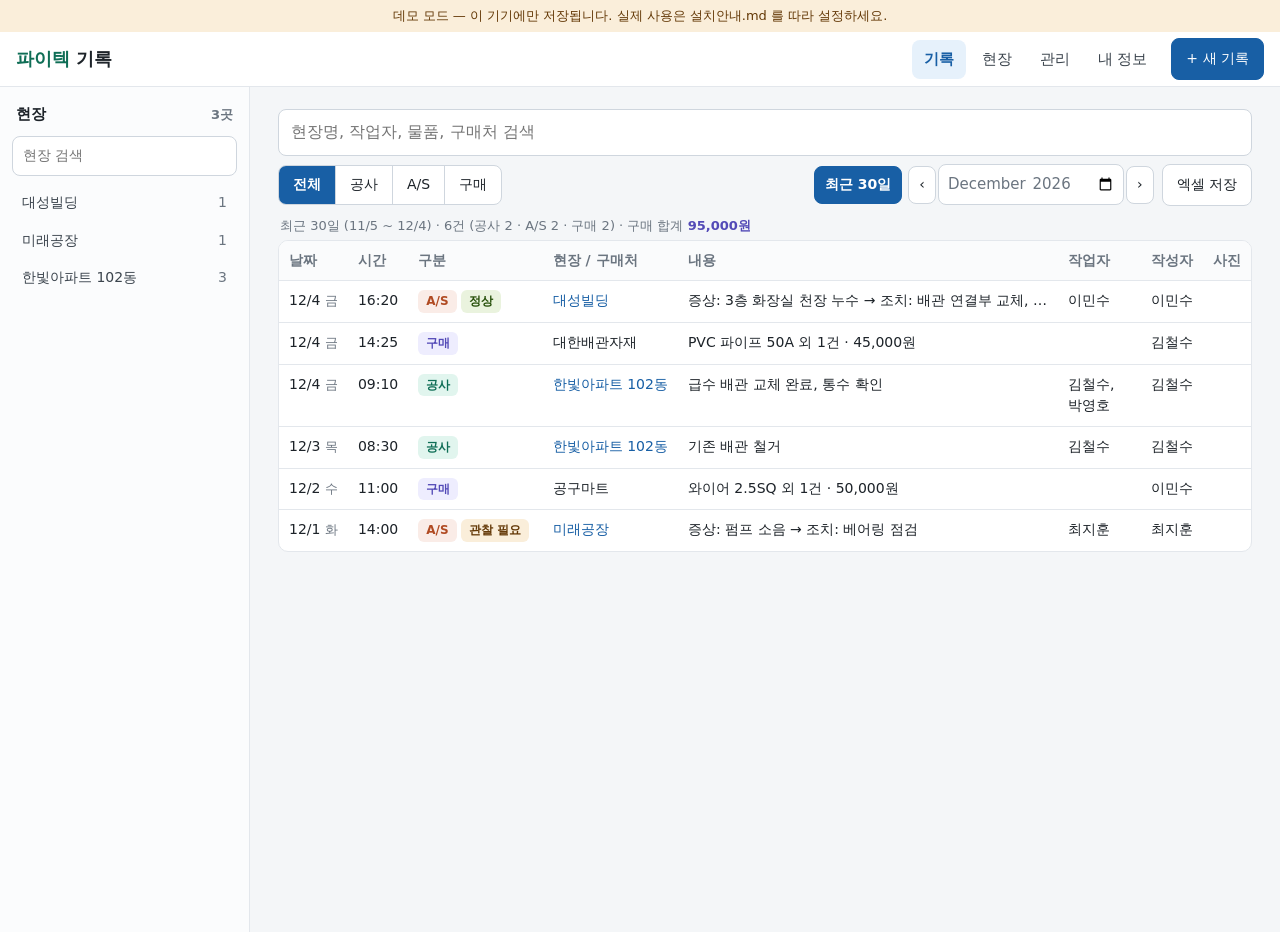
<file: index.html>
<!doctype html>
<html lang="ko">
<head>
<meta charset="utf-8">
<meta name="viewport" content="width=device-width, initial-scale=1, viewport-fit=cover">
<title>파이텍 앱</title>
<meta name="theme-color" content="#ffffff">
<meta name="robots" content="noindex, nofollow">
<link rel="manifest" href="manifest.webmanifest">
<link rel="icon" href="icon.svg" type="image/svg+xml">
<link rel="apple-touch-icon" href="icon.svg">
<meta name="apple-mobile-web-app-capable" content="yes">
<meta name="apple-mobile-web-app-title" content="파이텍 앱">
<link rel="stylesheet" href="style.css?v=6">
</head>
<body>
<div id="demoBar" class="demo-bar" hidden>데모 모드 — 이 기기에만 저장됩니다. 실제 사용은 설치안내.md 를 따라 설정하세요.</div>

<header class="topbar">
  <div class="topbar-in">
    <a class="brand" href="#/"><b>파이텍</b> <span id="brandSub">기록</span></a>
    <nav class="topnav" id="topnav">
      <a href="#/" data-nav="list">기록</a>
      <a href="#/sites" data-nav="sites">현장</a>
      <a href="#/admin" data-nav="admin" data-admin hidden>관리</a>
      <a href="#/me" data-nav="me" id="meLink">내 정보</a>
      <a href="#/new" class="btn primary" data-nav="new">+ 새 기록</a>
    </nav>
  </div>
</header>

<div class="layout">
  <aside id="side"></aside>
  <main id="main"><div class="empty">불러오는 중…</div></main>
</div>

<nav class="bottomnav" id="bottomnav">
  <a href="#/" data-nav="list"><span class="ic">
    <svg viewBox="0 0 24 24" width="22" height="22" fill="none" stroke="currentColor" stroke-width="1.8" stroke-linecap="round"><path d="M9 6h11M9 12h11M9 18h11M4 6h.01M4 12h.01M4 18h.01"/></svg></span>기록</a>
  <a href="#/sites" data-nav="sites"><span class="ic">
    <svg viewBox="0 0 24 24" width="22" height="22" fill="none" stroke="currentColor" stroke-width="1.8" stroke-linejoin="round"><path d="M4 21V5l8-3v19M12 8l8 3v10M3 21h18M7 8h2M7 12h2M7 16h2M15 14h2M15 18h2"/></svg></span>현장</a>
  <a href="#/new" data-nav="new" class="new"><span class="ic">
    <svg viewBox="0 0 24 24" width="20" height="20" fill="none" stroke="currentColor" stroke-width="2.4" stroke-linecap="round"><path d="M12 5v14M5 12h14"/></svg></span>새 기록</a>
  <a href="#/me" data-nav="me"><span class="ic">
    <svg viewBox="0 0 24 24" width="22" height="22" fill="none" stroke="currentColor" stroke-width="1.8" stroke-linecap="round"><circle cx="12" cy="8" r="4"/><path d="M4 21c1.5-4 4.5-6 8-6s6.5 2 8 6"/></svg></span>내 정보</a>
</nav>

<div id="toast" role="status" aria-live="polite"></div>

<div id="busy" class="overlay" hidden>
  <div class="box"><div class="spinner"></div><p id="busyMsg">처리 중…</p></div>
</div>

<div id="login" class="overlay" hidden>
  <div class="box">
    <div class="login-logo"><b>파이텍</b> 기록</div>
    <p id="loginMsg" class="muted"></p>
    <div id="gbtn" class="gbtn"></div>
  </div>
</div>

<div id="lightbox" class="overlay" hidden>
  <img alt="">
  <div class="lb-actions"><a id="lbOpen" class="btn" target="_blank" rel="noopener">원본 열기</a><button class="btn" id="lbClose">닫기</button></div>
</div>

<script src="config.js?v=6"></script>
<script src="app.js?v=6"></script>
</body>
</html>
</file>
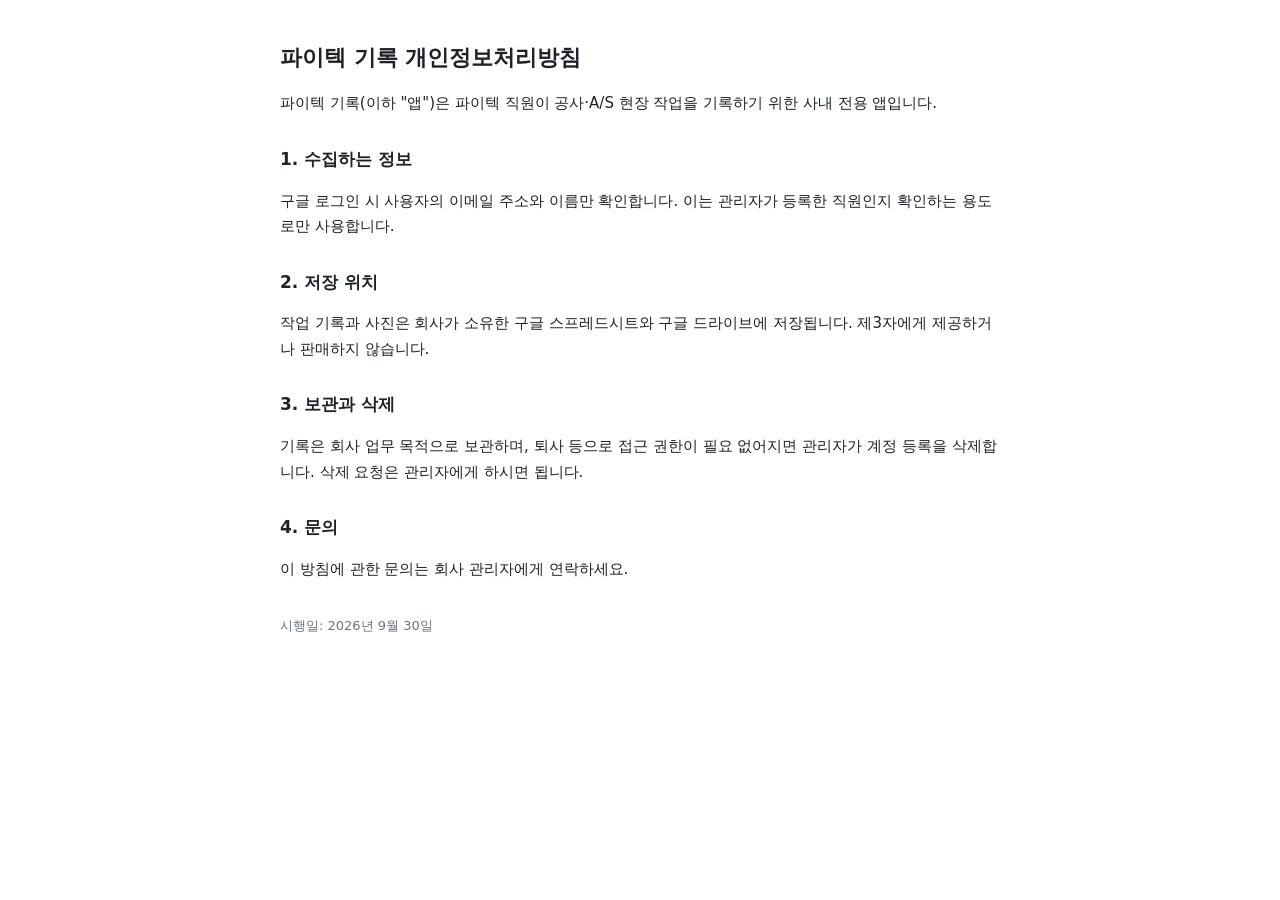
<file: privacy.html>
<!doctype html>
<html lang="ko">
<head>
<meta charset="utf-8">
<meta name="viewport" content="width=device-width, initial-scale=1">
<title>파이텍 기록 — 개인정보처리방침</title>
<style>
  body { font: 15px/1.7 system-ui, "Malgun Gothic", sans-serif; max-width: 720px; margin: 0 auto; padding: 24px 16px 48px; color: #1d2329; }
  h1 { font-size: 22px; } h2 { font-size: 17px; margin-top: 28px; }
</style>
</head>
<body>
<h1>파이텍 기록 개인정보처리방침</h1>
<p>파이텍 기록(이하 "앱")은 파이텍 직원이 공사·A/S 현장 작업을 기록하기 위한 사내 전용 앱입니다.</p>

<h2>1. 수집하는 정보</h2>
<p>구글 로그인 시 사용자의 이메일 주소와 이름만 확인합니다. 이는 관리자가 등록한 직원인지 확인하는 용도로만 사용합니다.</p>

<h2>2. 저장 위치</h2>
<p>작업 기록과 사진은 회사가 소유한 구글 스프레드시트와 구글 드라이브에 저장됩니다. 제3자에게 제공하거나 판매하지 않습니다.</p>

<h2>3. 보관과 삭제</h2>
<p>기록은 회사 업무 목적으로 보관하며, 퇴사 등으로 접근 권한이 필요 없어지면 관리자가 계정 등록을 삭제합니다. 삭제 요청은 관리자에게 하시면 됩니다.</p>

<h2>4. 문의</h2>
<p>이 방침에 관한 문의는 회사 관리자에게 연락하세요.</p>

<p style="color:#6b7580;font-size:13px;margin-top:32px">시행일: 2026년 9월 30일</p>
</body>
</html>
</file>
<file: style.css>
:root {
  --bg: #f4f6f8;
  --card: #fff;
  --line: #e3e7ec;
  --field: #cfd6de;
  --text: #1d2329;
  --text2: #3b444d;
  --muted: #6b7580;
  --accent: #185fa5;
  --accent-bg: #e6f1fb;
  --gs: #0f6e56;
  --gs-bg: #e1f5ee;
  --as: #b04a22;
  --as-bg: #faece7;
  --danger: #c0392b;
  --radius: 10px;
  --nav-h: 62px;
}
* { box-sizing: border-box; }
[hidden] { display: none !important; }
html, body { margin: 0; }
body {
  font: 15px/1.55 system-ui, -apple-system, "Apple SD Gothic Neo", "Malgun Gothic", "Noto Sans KR", sans-serif;
  background: var(--bg);
  color: var(--text);
  -webkit-text-size-adjust: 100%;
  -webkit-tap-highlight-color: transparent;
}
a { color: var(--accent); text-decoration: none; }
button, input, textarea, select { font: inherit; color: inherit; }
input, textarea, select {
  width: 100%;
  padding: 10px 12px;
  border: 1px solid var(--field);
  border-radius: 8px;
  background: #fff;
  font-size: 16px; /* iOS 확대 방지 */
}
textarea { resize: vertical; min-height: 64px; }
input:focus, textarea:focus, select:focus { outline: 3px solid var(--accent-bg); border-color: var(--accent); }
h2 { font-size: 20px; margin: 0; }
h3 { font-size: 15px; margin: 18px 0 8px; }
.muted { color: var(--muted); }
.small { font-size: 13px; }

/* ── 상단/하단 바 ── */
.demo-bar { background: #faeeda; color: #633806; text-align: center; font-size: 13px; padding: 6px 12px; }
.topbar {
  position: sticky; top: 0; z-index: 20;
  background: #fff; border-bottom: 1px solid var(--line);
  padding: env(safe-area-inset-top, 0px) 16px 0;
}
.topbar-in { display: flex; align-items: center; gap: 12px; height: 54px; max-width: 1440px; margin: 0 auto; }
.brand { font-weight: 700; font-size: 18px; color: var(--text); }
.brand b, .login-logo b { color: var(--gs); }
.topnav { display: none; gap: 4px; margin-left: auto; align-items: center; }
.topnav a:not(.btn) { padding: 8px 12px; border-radius: 8px; color: var(--text2); }
.topnav a:not(.btn):hover { background: var(--bg); }
.topnav a.on:not(.btn) { background: var(--accent-bg); color: var(--accent); font-weight: 600; }
.topnav .btn { margin-left: 8px; }

.bottomnav {
  position: fixed; left: 0; right: 0; bottom: 0; z-index: 20;
  display: flex; background: #fff; border-top: 1px solid var(--line);
  padding-bottom: env(safe-area-inset-bottom, 0px);
}
.bottomnav a {
  flex: 1; height: var(--nav-h);
  display: flex; flex-direction: column; align-items: center; justify-content: center; gap: 2px;
  font-size: 12px; color: var(--muted);
}
.bottomnav a.on { color: var(--accent); font-weight: 600; }
.bottomnav .ic { display: flex; align-items: center; justify-content: center; height: 26px; }
.bottomnav a.new { color: var(--accent); font-weight: 600; }
.bottomnav a.new .ic { background: var(--accent); color: #fff; width: 40px; height: 28px; border-radius: 14px; }

.layout { max-width: 1440px; margin: 0 auto; }
#side { display: none; }
main { padding: 14px 16px calc(var(--nav-h) + 28px + env(safe-area-inset-bottom, 0px)); min-width: 0; }

@media (min-width: 960px) {
  .topnav { display: flex; }
  .bottomnav { display: none; }
  .layout { display: grid; grid-template-columns: 250px minmax(0, 1fr); }
  #side {
    display: block; position: sticky; top: 55px; height: calc(100vh - 55px); overflow: auto;
    border-right: 1px solid var(--line); background: #fbfcfd; padding: 16px 12px;
  }
  main { padding: 22px 28px 48px; }
  .wide-hide { display: none !important; }
}
@media (max-width: 959px) { .wide-only { display: none !important; } }

/* ── 사이드 현장 목록 ── */
.side-head { display: flex; justify-content: space-between; align-items: baseline; font-weight: 700; padding: 0 4px; }
#side input { margin: 10px 0 8px; padding: 8px 10px; font-size: 14px; }
.site-list a {
  display: flex; justify-content: space-between; gap: 8px;
  padding: 8px 10px; border-radius: 8px; color: var(--text2); font-size: 14px;
}
.site-list a span:first-child { overflow: hidden; text-overflow: ellipsis; white-space: nowrap; }
.site-list a:hover { background: #eef2f6; }
.site-list a.on { background: var(--accent-bg); color: var(--accent); font-weight: 600; }

/* ── 공통 부품 ── */
.panel { background: var(--card); border: 1px solid var(--line); border-radius: var(--radius); padding: 16px; margin-bottom: 14px; }
.btn {
  display: inline-flex; align-items: center; justify-content: center; gap: 6px;
  padding: 9px 14px; border: 1px solid var(--field); border-radius: 8px; background: #fff;
  color: var(--text); cursor: pointer; white-space: nowrap; font-size: 14px;
}
.btn:hover { background: #f5f7f9; }
.btn.primary { background: var(--accent); border-color: var(--accent); color: #fff; }
.btn.primary:hover { background: #134f8a; }
.btn.danger { color: var(--danger); border-color: #f0c4c0; }
.btn.block { display: flex; width: 100%; padding: 14px; font-size: 16px; font-weight: 600; margin-top: 22px; }
.btn.sm { padding: 5px 10px; font-size: 13px; }

.tag { display: inline-block; font-size: 12px; font-weight: 700; padding: 2px 8px; border-radius: 6px; margin-right: 4px; white-space: nowrap; }
.tag.gs { background: var(--gs-bg); color: var(--gs); }
.tag.as { background: var(--as-bg); color: var(--as); }
.tag.r-0 { background: #eaf3de; color: #27500a; }
.tag.r-1 { background: #faeeda; color: #633806; }
.tag.r-2 { background: #fcebeb; color: #791f1f; }

.seg { display: inline-flex; border: 1px solid var(--field); border-radius: 8px; overflow: hidden; background: #fff; }
.seg button { border: 0; background: none; padding: 8px 14px; cursor: pointer; font-size: 14px; }
.seg button + button { border-left: 1px solid var(--field); }
.seg button.on { background: var(--accent); color: #fff; font-weight: 600; }
.seg.big { display: flex; }
.seg.big button { flex: 1; padding: 13px; font-size: 16px; font-weight: 600; color: var(--muted); }
.seg.big button[data-t="공사"].on { background: var(--gs); color: #fff; }
.seg.big button[data-t="AS"].on { background: var(--as); color: #fff; }

.chips { display: flex; flex-wrap: wrap; gap: 6px; }
.chip { border: 1px solid var(--field); background: #fff; border-radius: 999px; padding: 8px 14px; cursor: pointer; font-size: 14px; font-weight: 400; }
.chip.on { background: var(--accent-bg); border-color: var(--accent); color: var(--accent); font-weight: 600; }
.chip.add { border-style: dashed; color: var(--muted); }

.empty { text-align: center; color: var(--muted); padding: 48px 16px; }
.empty .btn { margin-top: 12px; }

/* ── 목록 ── */
.toolbar { display: flex; flex-direction: column; gap: 8px; margin-bottom: 10px; }
.toolbar .row { display: flex; gap: 8px; align-items: center; flex-wrap: wrap; }
.monthnav { display: inline-flex; align-items: center; gap: 2px; margin-left: auto; }
.monthnav input { width: auto; padding: 7px 8px; font-size: 15px; }
.monthnav .btn { padding: 7px 10px; }
.monthnav .btn.on { background: var(--accent); border-color: var(--accent); color: #fff; font-weight: 600; }
.monthnav #mRecent { margin-right: 4px; }
.monthnav input.dim { color: var(--muted); }
.sum { color: var(--muted); font-size: 13px; margin: 6px 2px 4px; }
.day { font-size: 13px; color: var(--muted); font-weight: 700; margin: 16px 2px 6px; }
.card { background: #fff; border: 1px solid var(--line); border-radius: var(--radius); padding: 12px 14px; margin-bottom: 8px; cursor: pointer; }
.card:active { background: #f7f9fb; }
.card-top { display: flex; align-items: center; gap: 4px; margin-bottom: 4px; }
.card-top .time { margin-left: auto; color: var(--muted); font-size: 13px; white-space: nowrap; }
.card-top .author { color: var(--text2); font-weight: 600; margin-right: 8px; }
.card-title { font-weight: 700; font-size: 16px; }
.card .line { color: var(--text2); font-size: 14px; overflow: hidden; text-overflow: ellipsis; white-space: nowrap; }

.tbl-wrap { overflow-x: auto; background: #fff; border: 1px solid var(--line); border-radius: var(--radius); }
.tbl { width: 100%; border-collapse: collapse; font-size: 14px; }
.tbl th { text-align: left; font-weight: 600; color: var(--muted); background: #fafbfc; padding: 9px 10px; border-bottom: 1px solid var(--line); white-space: nowrap; }
.tbl td { padding: 9px 10px; border-bottom: 1px solid var(--line); vertical-align: top; }
.tbl tr:last-child td { border-bottom: 0; }
.tbl tr[data-go] { cursor: pointer; }
.tbl tr[data-go]:hover { background: #f5f8fb; }
.tbl .nowrap { white-space: nowrap; }
.tbl .clip { max-width: 380px; overflow: hidden; text-overflow: ellipsis; white-space: nowrap; }

/* ── 상세 ── */
.page-head { display: flex; align-items: center; gap: 12px; margin-bottom: 12px; flex-wrap: wrap; }
.page-head .grow { flex: 1; }
.back { border: 0; background: none; color: var(--accent); padding: 6px 0; cursor: pointer; font-size: 15px; }
.rec-head { display: flex; align-items: center; gap: 4px; flex-wrap: wrap; }
.rec-head .muted { margin-left: 6px; }
.rec-site { font-size: 21px; font-weight: 700; margin: 8px 0 0; display: inline-block; }
.kv { display: grid; grid-template-columns: 92px 1fr; gap: 10px 12px; margin: 16px 0 4px; }
.kv dt { color: var(--muted); font-size: 14px; }
.kv dd { margin: 0; white-space: pre-wrap; word-break: break-word; }
.pair { display: grid; gap: 4px 16px; }
@media (min-width: 700px) { .pair { grid-template-columns: 1fr 1fr; } }
.gallery { display: grid; grid-template-columns: repeat(auto-fill, minmax(100px, 1fr)); gap: 6px; }
.gallery img { width: 100%; aspect-ratio: 1; object-fit: cover; border-radius: 8px; background: #eef1f4; cursor: zoom-in; display: block; }
.actions { display: flex; gap: 8px; margin-top: 18px; flex-wrap: wrap; }
.foot { margin-top: 18px; }

/* ── 현장 ── */
.info-lines p { margin: 6px 0; display: flex; gap: 10px; }
.info-lines .k { color: var(--muted); width: 56px; flex: none; }
.stats { display: grid; grid-template-columns: repeat(3, 1fr); gap: 8px; margin: 14px 0; }
.stat { background: var(--bg); border-radius: 8px; padding: 10px 12px; }
.stat span { font-size: 13px; color: var(--muted); }
.stat b { display: block; font-size: 20px; }
.tl-item { position: relative; padding: 0 0 16px 22px; border-left: 2px solid var(--line); margin-left: 6px; cursor: pointer; }
.tl-item:last-child { border-left-color: transparent; }
.tl-item::before {
  content: ""; position: absolute; left: -8px; top: 3px;
  width: 14px; height: 14px; border-radius: 50%; background: #fff; border: 3px solid #9aa5b1;
}
.tl-item.gs::before { border-color: var(--gs); }
.tl-item.as::before { border-color: var(--as); }
.tl-item:hover .tl-body { color: var(--accent); }
.tl-body { margin: 2px 0; white-space: pre-wrap; word-break: break-word; }
.tl-year { font-weight: 700; color: var(--muted); font-size: 13px; margin: 6px 0 10px; }

/* ── 입력 폼 ── */
.form label, .form .field { display: flex; flex-direction: column; gap: 6px; margin-top: 16px; font-size: 14px; font-weight: 600; color: var(--text2); }
.form .lbl .muted { font-weight: 400; }
.grid2 { display: grid; grid-template-columns: 1fr 1fr; gap: 8px; }
.form .grid2 label { margin-top: 16px; }
.combo { position: relative; font-weight: 400; }
.combo-list {
  position: absolute; left: 0; right: 0; top: calc(100% - 1px); z-index: 5;
  background: #fff; border: 1px solid var(--field); border-radius: 0 0 8px 8px;
  max-height: 280px; overflow: auto; box-shadow: 0 8px 20px rgba(0, 0, 0, .08);
}
.combo-list button { display: block; width: 100%; text-align: left; border: 0; background: none; padding: 11px 12px; cursor: pointer; border-top: 1px solid #f0f2f4; font-size: 15px; }
.combo-list button:first-child { border-top: 0; }
.combo-list button:hover { background: #f5f8fb; }
.combo-list .add { color: var(--accent); font-weight: 600; }
.subbox { background: #f7f9fb; border: 1px dashed var(--field); border-radius: 8px; padding: 12px; margin-top: 8px; display: flex; flex-direction: column; gap: 8px; font-weight: 400; }
.subbox p { margin: 0; font-size: 13px; color: var(--text2); }
.addrow { display: flex; gap: 6px; margin-top: 4px; font-weight: 400; }
.addrow input { flex: 1; }
.photos { display: grid; grid-template-columns: repeat(auto-fill, minmax(88px, 1fr)); gap: 6px; font-weight: 400; }
.ph { position: relative; }
.ph img { width: 100%; aspect-ratio: 1; object-fit: cover; border-radius: 8px; display: block; background: #eef1f4; }
.ph-x {
  position: absolute; top: 4px; right: 4px; width: 28px; height: 28px; border-radius: 50%;
  border: 0; background: rgba(0, 0, 0, .62); color: #fff; cursor: pointer; font-size: 17px; line-height: 1;
}
.ph-add {
  aspect-ratio: 1; border: 1.5px dashed #b9c2cc; border-radius: 8px; background: #fff;
  display: flex; flex-direction: column; align-items: center; justify-content: center;
  color: var(--muted); cursor: pointer; font-size: 13px; margin: 0 !important;
}
.ph-add b { font-size: 22px; font-weight: 400; line-height: 1.2; }

/* ── 관리 ── */
.inline-form { display: flex; flex-wrap: wrap; gap: 8px; margin-top: 12px; align-items: center; }
.inline-form input[type=email] { flex: 2 1 220px; width: auto; }
.inline-form input[name=name] { flex: 1 1 120px; width: auto; }
.check { display: inline-flex; align-items: center; gap: 6px; font-size: 14px; cursor: pointer; }
.check input { width: 18px; height: 18px; }
.mgr-list { display: flex; flex-direction: column; }
.mgr-row { display: flex; align-items: center; gap: 8px; padding: 9px 2px; border-top: 1px solid var(--line); flex-wrap: wrap; }
.mgr-row:first-child { border-top: 0; }
.mgr-row .name { flex: 1; min-width: 120px; word-break: break-all; }
.me-card { display: flex; align-items: center; gap: 12px; }
.avatar { width: 46px; height: 46px; border-radius: 50%; background: var(--gs-bg); color: var(--gs); display: flex; align-items: center; justify-content: center; font-weight: 700; font-size: 18px; flex: none; }
.menu a { display: flex; justify-content: space-between; padding: 14px 4px; border-top: 1px solid var(--line); color: var(--text); }
.menu a:first-child { border-top: 0; }

/* ── 오버레이 ── */
#toast {
  position: fixed; left: 50%; bottom: calc(var(--nav-h) + 20px + env(safe-area-inset-bottom, 0px));
  transform: translate(-50%, 16px); background: #1d2329; color: #fff; padding: 10px 16px; border-radius: 8px;
  opacity: 0; transition: .2s; z-index: 70; pointer-events: none; max-width: 90vw; text-align: center;
}
#toast.show { opacity: 1; transform: translate(-50%, 0); }
#toast.err { background: var(--danger); }
@media (min-width: 960px) { #toast { bottom: 32px; } }
.overlay { position: fixed; inset: 0; background: rgba(20, 26, 32, .45); display: flex; align-items: center; justify-content: center; z-index: 50; padding: 16px; }
#login { z-index: 60; background: var(--bg); }
.overlay .box { background: #fff; border-radius: 14px; padding: 26px 22px; max-width: 360px; width: 100%; text-align: center; }
.login-logo { font-size: 26px; font-weight: 700; margin-bottom: 8px; }
.gbtn { display: flex; justify-content: center; min-height: 44px; margin-top: 14px; }
.spinner { width: 34px; height: 34px; margin: 0 auto 10px; border: 3px solid var(--accent-bg); border-top-color: var(--accent); border-radius: 50%; animation: spin .8s linear infinite; }
@keyframes spin { to { transform: rotate(360deg); } }
#lightbox { background: rgba(0, 0, 0, .92); flex-direction: column; gap: 12px; z-index: 65; }
#lightbox img { max-width: 100%; max-height: calc(100vh - 110px); object-fit: contain; }
.lb-actions { display: flex; gap: 8px; }
.sum .updating { margin-left: 8px; color: var(--accent); font-weight: 600; }
.sum .updating::before {
  content: ""; display: inline-block; width: 10px; height: 10px; margin-right: 5px; vertical-align: -1px;
  border: 2px solid var(--accent-bg); border-top-color: var(--accent); border-radius: 50%; animation: spin .8s linear infinite;
}
@media (prefers-reduced-motion: reduce) { .sum .updating::before { animation: none; } }

/* ── 구매 ── */
:root { --bu: #534ab7; --bu-bg: #eeedfe; }
.tag.bu { background: var(--bu-bg); color: var(--bu); }
.seg.big button[data-t="구매"].on { background: var(--bu); color: #fff; }
.hint { margin: 6px 0 0; font-size: 13px; font-weight: 400; color: var(--muted); }
.item-rows { display: flex; flex-direction: column; gap: 8px; font-weight: 400; }
.item-row { border: 1px solid var(--line); border-radius: 8px; padding: 10px; background: #fafbfc; }
.item-top { display: flex; gap: 6px; align-items: flex-start; }
.item-top .combo { flex: 1; min-width: 0; }
.it-x { flex: none; width: 40px; height: 42px; border: 1px solid var(--field); border-radius: 8px; background: #fff; color: var(--muted); font-size: 20px; cursor: pointer; }
.item-nums { display: grid; grid-template-columns: repeat(3, minmax(0, 1fr)); gap: 8px 6px; margin-top: 8px; align-items: end; }
.item-nums .amt { grid-column: 1 / -1; flex-direction: row !important; justify-content: space-between; align-items: baseline; border-top: 1px dashed var(--line); padding-top: 6px; }
@media (min-width: 700px) {
  .item-nums { grid-template-columns: 0.8fr 0.7fr 1.1fr 1.1fr 1fr 1fr 1.1fr; }
  .item-nums .amt { grid-column: auto; flex-direction: column !important; border-top: 0; padding-top: 0; }
}
.item-nums select { padding: 8px 4px; font-size: 15px; }
.item-nums .calc b { font-size: 15px; color: var(--text); padding: 8px 0; white-space: nowrap; font-variant-numeric: tabular-nums; }
.form .item-nums label.mini, .item-nums .mini { margin: 0; gap: 3px; font-size: 12px; font-weight: 400; color: var(--muted); display: flex; flex-direction: column; min-width: 0; }
.item-nums input { padding: 8px; }
.item-nums .amt b { font-size: 15px; color: var(--text); padding: 8px 0; text-align: right; white-space: nowrap; }
.item-nums .amt span { text-align: right; }
.add-item { align-self: flex-start; margin-top: 8px; }
.items-total { border-top: 1px solid var(--line); margin-top: 10px; padding-top: 8px; display: flex; flex-direction: column; gap: 2px; font-variant-numeric: tabular-nums; }
.items-total > div { display: flex; justify-content: space-between; align-items: baseline; color: var(--text2); font-size: 14px; }
.items-total .grand { font-weight: 600; color: var(--text); font-size: 15px; margin-top: 2px; }
.items-total b { font-size: 18px; color: var(--bu); }
.items-tbl .num { text-align: right; white-space: nowrap; font-variant-numeric: tabular-nums; }
.items-tbl tfoot td { font-weight: 700; border-top: 1px solid var(--line); border-bottom: 0; }
.sum b { color: var(--bu); }
</file>
